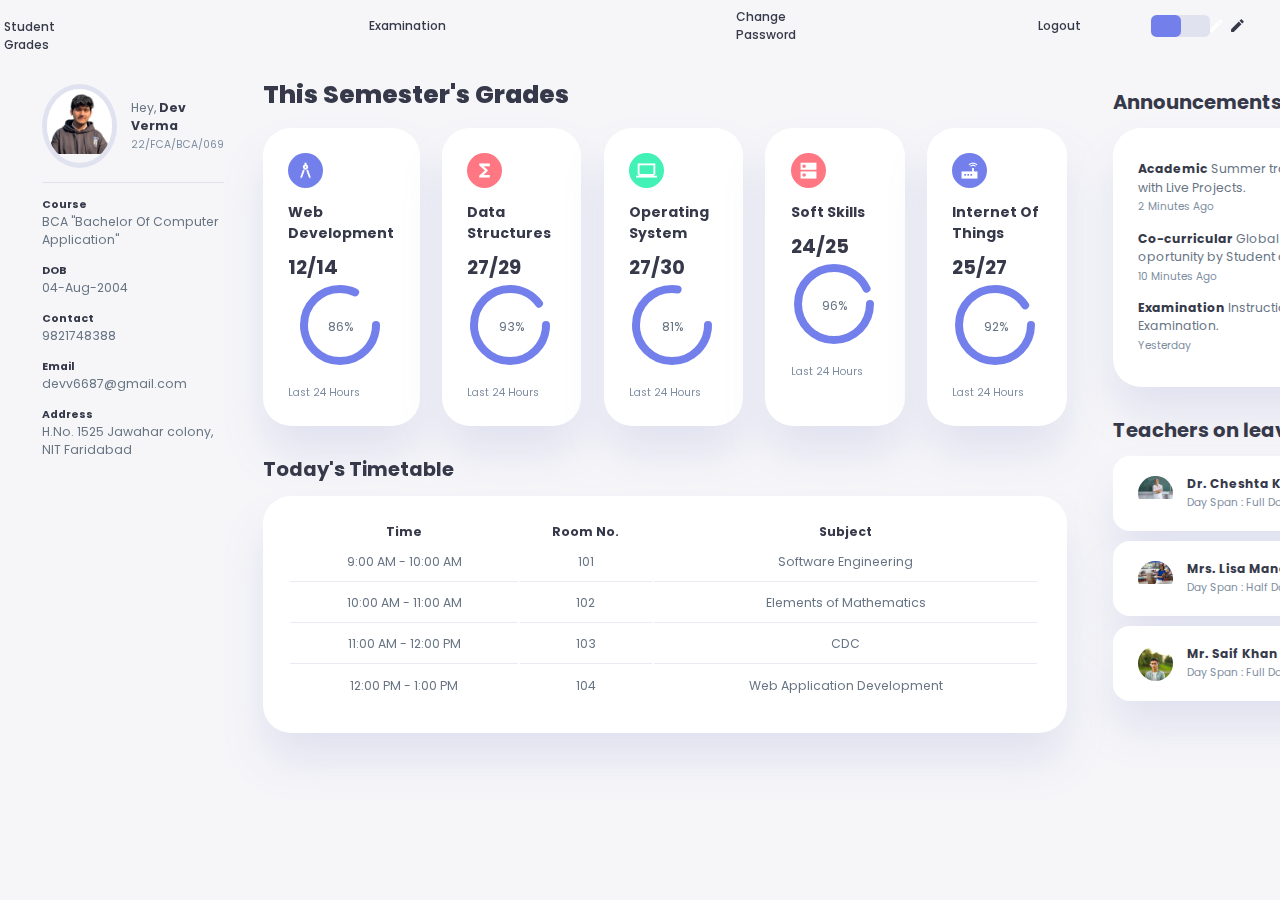
<file: index.html>
<!DOCTYPE html>
<html lang="en">
<head>
    <meta charset="UTF-8">
    <meta http-equiv="X-UA-Compatible" content="IE=edge">
    <meta name="viewport" content="width=device-width, initial-scale=1.0">
    <title>Student Dashboard</title>
    <link rel="shortcut icon" href="./images/logo.png">
    <link href="https://fonts.googleapis.com/icon?family=Material+Icons+Sharp" rel="stylesheet">
    <link rel="stylesheet" href="style.css">
</head>
<body>
    <header>
        <div class="logo" title="University Management System">
            <img src="images/logo.avif" alt="" >
            <h2>U<span class="danger">M</span>S</h2>
        </div>
        <div class="navbar">
            <a href="index.html" class="active">
                <span class="material-icons-sharp">home</span>
                <h3>Home</h3>
            </a>
            <a href="timetable.html" onclick="timeTableAll()">
                <span class="material-icons-sharp">today</span>
                <h3>Student Grades</h3>
            </a> 
            <a href="exam.html">
                <span class="material-icons-sharp">grid_view</span>
                <h3>Examination</h3>
            </a>
            <a href="password.html">
                <span class="material-icons-sharp">password</span>
                <h3>Change Password</h3>
            </a>
            <a href="#">
                <span class="material-icons-sharp" onclick="">logout</span>
                <h3>Logout</h3>
            </a>
        </div>
        <div id="profile-btn">
            <span class="material-icons-sharp">person</span>
        </div>
        <div class="theme-toggler">
            <span class="material-icons-sharp active">light_mode</span>
            <span class="material-icons-sharp">dark_mode</span>
        </div>
        
    </header>
    <div class="container">
        <aside>
            <div class="profile">
                <div class="top">
                    <div class="profile-photo">
                        <img src="images/WhatsApp Image 2024-07-12 at 21.05.15_12302eb2.jpg" alt="" object-fit='cover'>
                    </div>
                    <div class="info">
                        <p>Hey, <b>Dev Verma</b> </p>
                        <small class="text-muted">22/FCA/BCA/069</small>
                    </div>
                </div>
                <div class="about">
                    <h5>Course</h5>
                    <p>BCA "Bachelor Of Computer Application"</p>
                    <h5>DOB</h5>
                    <p>04-Aug-2004</p>
                    <h5>Contact</h5>
                    <p>9821748388</p>
                    <h5>Email</h5>
                    <p>devv6687@gmail.com</p>
                    <h5>Address</h5>
                    <p>H.No. 1525 Jawahar colony, NIT Faridabad</p>
                </div>
            </div>
        </aside>

        <main>
            <h1>This Semester's Grades</h1>
            <div class="subjects">
                <div class="eg">
                    <span class="material-icons-sharp">architecture</span>
                    <h3>Web Development</h3>
                    <h2>12/14</h2>
                    <div class="progress">
                        <svg><circle cx="38" cy="38" r="36"></circle></svg>
                        <div class="number"><p>86%</p></div>
                    </div>
                    <small class="text-muted">Last 24 Hours</small>
                </div>
                <div class="mth">
                    <span class="material-icons-sharp">functions</span>
                    <h3>Data Structures</h3>
                    <h2>27/29</h2>
                    <div class="progress">
                        <svg><circle cx="38" cy="38" r="36"></circle></svg>
                        <div class="number"><p>93%</p></div>
                    </div>
                    <small class="text-muted">Last 24 Hours</small>
                </div>
                <div class="cs">
                    <span class="material-icons-sharp">computer</span>
                    <h3>Operating System</h3>
                    <h2>27/30</h2>
                    <div class="progress">
                        <svg><circle cx="38" cy="38" r="36"></circle></svg>
                        <div class="number"><p>81%</p></div>
                    </div>
                    <small class="text-muted">Last 24 Hours</small>
                </div>
                <div class="cg">
                    <span class="material-icons-sharp">dns</span>
                    <h3>Soft Skills</h3>
                    <h2>24/25</h2>
                    <div class="progress">
                        <svg><circle cx="38" cy="38" r="36"></circle></svg>
                        <div class="number"><p>96%</p></div>
                    </div>
                    <small class="text-muted">Last 24 Hours</small>
                </div>
                <div class="net">
                    <span class="material-icons-sharp">router</span>
                    <h3>Internet Of Things</h3>
                    <h2>25/27</h2>
                    <div class="progress">
                        <svg><circle cx="38" cy="38" r="36"></circle></svg>
                        <div class="number"><p>92%</p></div>
                    </div>
                    <small class="text-muted">Last 24 Hours</small>
                </div>
            </div>

            <div class="timetable" id="timetable">
                <div>
                    <span id="prevDay">&lt;</span>
                    <h2>Today's Timetable</h2>
                    <span id="nextDay">&gt;</span>
                </div>
                <span class="closeBtn" onclick="timeTableAll()">X</span>
                <table>
                    <thead>
                        <tr>
                            <th>Time</th>
                            <th>Room No.</th>
                            <th>Subject</th>
                            <th></th>
                        </tr>
                    </thead>
                    <tbody>
                        <tr>
                            <td>9:00 AM - 10:00 AM</td>
                            <td>101</td>
                            <td>Software Engineering</td>
                            <td></td>
                        </tr>
                        <tr>
                            <td>10:00 AM - 11:00 AM</td>
                            <td>102</td>
                            <td>Elements of Mathematics</td>
                            <td></td>
                        </tr>
                        <tr>
                            <td>11:00 AM - 12:00 PM</td>
                            <td>103</td>
                            <td>CDC</td>
                            <td></td>
                        </tr>
                        <tr>
                            <td>12:00 PM - 1:00 PM</td>
                            <td>104</td>
                            <td>Web Application Development</td>
                            <td></td>
                        </tr>
                    </tbody>
                </table>
            </div>
        </main>

        <div class="right">
            <div class="announcements">
                <h2>Announcements</h2>
                <div class="updates">
                    <div class="message">
                        <p> <b>Academic</b> Summer training internship with Live Projects.</p>
                        <small class="text-muted">2 Minutes Ago</small>
                    </div>
                    <div class="message">
                        <p> <b>Co-curricular</b> Global internship oportunity by Student organization.</p>
                        <small class="text-muted">10 Minutes Ago</small>
                    </div>
                    <div class="message">
                        <p> <b>Examination</b> Instructions for Mid Term Examination.</p>
                        <small class="text-muted">Yesterday</small>
                    </div>
                </div>
            </div>

            <div class="leaves">
                <h2>Teachers on leave</h2>
                <div class="teacher">
                    <div class="profile-photo"><img src="images/howdoIbecomeateacherlaterinlife_691984306.webp" alt=""></div>
                    <div class="info">
                        <h3>Dr. Cheshta Kukreja</h3>
                        <small class="text-muted">Day Span : Full Day</small>
                    </div>
                </div>
                <div class="teacher">
                    <div class="profile-photo"><img src="images/istockphoto-1328488607-612x612.jpg" alt=""></div>
                    <div class="info">
                        <h3>Mrs. Lisa Manobal</h3>
                        <small class="text-muted">Day Span : Half Day</small>
                    </div>
                </div>
                <div class="teacher">
                    <div class="profile-photo"><img src="images/profile-1.jpg" alt=""></div>
                    <div class="info">
                        <h3>Mr. Saif Khan</h3>
                        <small class="text-muted">Day Span : Full Day</small>
                    </div>
                </div>
            </div>

        </div>
    </div>

    <script src="timeTable.js"></script>
</body>
</html>
</file>
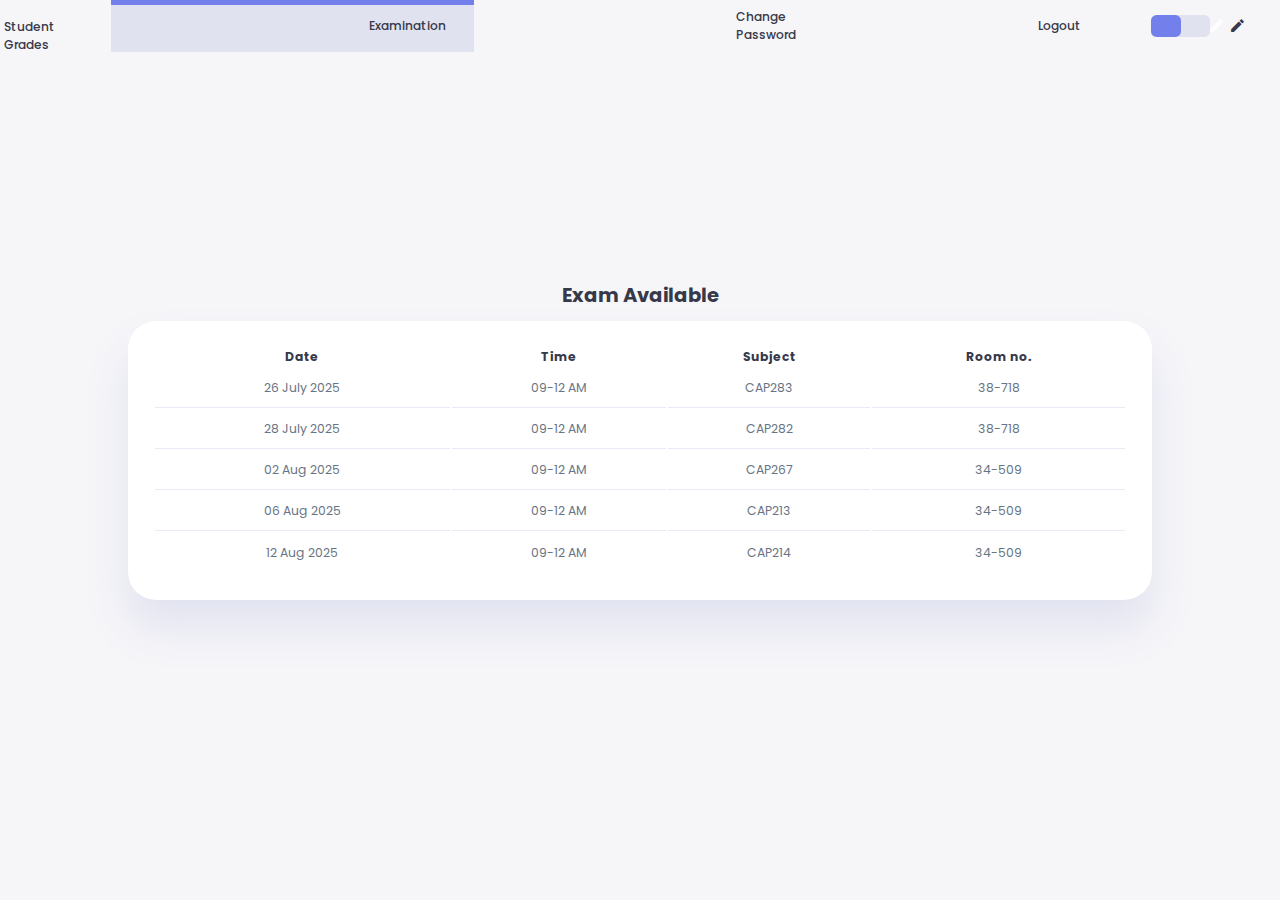
<file: exam.html>
<!DOCTYPE html>
<html lang="en">
<head>
    <meta charset="UTF-8">
    <meta http-equiv="X-UA-Compatible" content="IE=edge">
    <meta name="viewport" content="width=device-width, initial-scale=1.0">
    <title>Student Dashboard</title>
    <link href="https://fonts.googleapis.com/icon?family=Material+Icons+Sharp" rel="stylesheet">
    <link rel="shortcut icon" href="./images/logo.png">
    <link rel="stylesheet" href="style.css">

    <style>
        body{overflow: hidden;}
        header{position: relative;}
        .exam{
            display: flex;
            align-items: center;
            justify-content: center;
            flex-direction: column;
            height: 80vh;
            width: 80%;
            margin: auto;
        }
    </style>
</head>
<body>
    <header>
        <div class="logo">
            <img src="images/logo.avif" alt="hhh">
            <h2>U<span class="danger">M</span>S</h2>
        </div>
        <div class="navbar">
            <a href="index.html">
                <span class="material-icons-sharp">home</span>
                <h3>Home</h3>
            </a>
            <a href="timetable.html" onclick="timeTableAll()">
                <span class="material-icons-sharp">today</span>
                <h3>Student Grades
                </h3>
            </a> 
            <a href="exam.html" class="active">
                <span class="material-icons-sharp">grid_view</span>
                <h3>Examination</h3>
            </a>
            <a href="password.html">
                <span class="material-icons-sharp">password</span>
                <h3>Change Password</h3>
            </a>
            <a href="#">
                <span class="material-icons-sharp">logout</span>
                <h3>Logout</h3>
            </a>
        </div>
        <div id="profile-btn" style="display: none;">
            <span class="material-icons-sharp">person</span>
        </div>
        <div class="theme-toggler">
            <span class="material-icons-sharp active">light_mode</span>
            <span class="material-icons-sharp">dark_mode</span>
        </div>
    </header>

    <main>
        <div class="exam timetable">
            <h2>Exam Available</h2>
            <table>
                <thead>
                    <tr>
                        <th>Date</th>
                        <th>Time</th>
                        <th>Subject</th>
                        <th>Room no.</th>
                    </tr>
                </thead>
                <tbody>
                    <tr>
                        <td>26 July 2025</td>
                        <td>09-12 AM</td>
                        <td>CAP283</td>
                        <td>38-718</td>
                    </tr>
                    <tr>
                        <td>28 July 2025</td>
                        <td>09-12 AM</td>
                        <td>CAP282</td>
                        <td>38-718</td>
                    </tr>
                    <tr>
                        <td>02 Aug 2025</td>
                        <td>09-12 AM</td>
                        <td>CAP267</td>
                        <td>34-509</td>
                    </tr>
                    <tr>
                        <td>06 Aug 2025</td>
                        <td>09-12 AM</td>
                        <td>CAP213</td>
                        <td>34-509</td>
                    </tr>
                    <tr>
                        <td>12 Aug 2025</td>
                        <td>09-12 AM</td>
                        <td>CAP214</td>
                        <td>34-509</td>
                    </tr>
                </tbody>
            </table>
        </div>
    </main>
    </main>

</body>

<script src="app.js"></script>
</html>
</file>
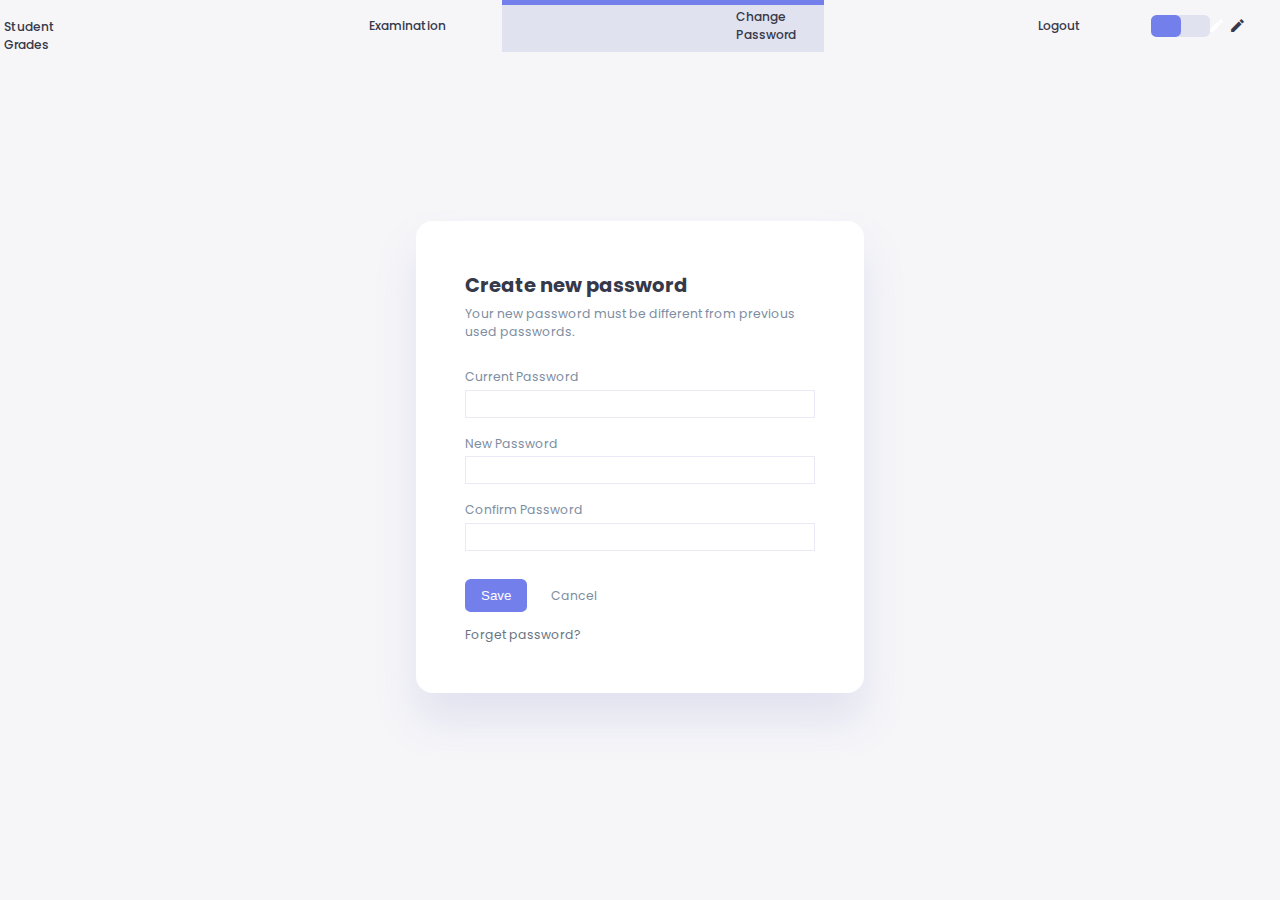
<file: password.html>
<!DOCTYPE html>
<html lang="en">
<head>
    <meta charset="UTF-8">
    <meta http-equiv="X-UA-Compatible" content="IE=edge">
    <meta name="viewport" content="width=device-width, initial-scale=1.0">
    <title>Student Dashboard</title>
    <link href="https://fonts.googleapis.com/icon?family=Material+Icons+Sharp" rel="stylesheet">
    <link rel="shortcut icon" href="./images/logo.png">
    <link rel="stylesheet" href="style.css">

    <style>
        header{position: relative;}
        .change-password-container{
            display: flex;
            align-items: center;
            justify-content: center;
            width: 100%;
            height: 90vh;
        }
        .change-password-container form{
            display: flex;
            flex-direction: column;
            justify-content: center;
            border-radius: var(--border-radius-2);
            padding : 3.5rem;
            background-color: var(--color-white);
            box-shadow: var(--box-shadow);
            width: 95%;
            max-width: 32rem;
        }
        .change-password-container form:hover{box-shadow: none;}
        .change-password-container form input[type=password]{
            border: none;
            outline: none;
            border: 1px solid var(--color-light);
            background: transparent;
            height: 2rem;
            width: 100%;
            padding: 0 .5rem;
        }
        .change-password-container form .box{
            padding: .5rem 0;
        }
        .change-password-container form .box p{
            line-height: 2;
        }
        .change-password-container form h2+p{margin: .4rem 0 1.2rem 0;} 
        .btn{
            background: none;
            border: none;
            border: 2px solid var(--color-primary) !important;
            border-radius: var(--border-radius-1);
            padding: .5rem 1rem;
            color: var(--color-white);
            background-color: var(--color-primary);
            cursor: pointer;
            margin: 1rem 1.5rem 1rem 0;
            margin-top: 1.5rem;
        }
        .btn:hover{
            color: var(--color-primary);
            background-color: transparent;
        }
    </style>

</head>
<body>
    <header>
        <div class="logo">
            <img src="images/logo.avif" alt="">
            <h2>U<span class="danger">M</span>S</h2>
        </div>
        <div class="navbar">
            <a href="index.html">
                <span class="material-icons-sharp">home</span>
                <h3>Home</h3>
            </a>
            <a href="timetable.html" onclick="timeTableAll()">
                <span class="material-icons-sharp">today</span>
                <h3>Student Grades</h3>
            </a> 
            <a href="exam.html">
                <span class="material-icons-sharp">grid_view</span>
                <h3>Examination</h3>
            </a>
            <a href="password.html" class="active">
                <span class="material-icons-sharp">password</span>
                <h3>Change Password</h3>
            </a>
            <a href="#">
                <span class="material-icons-sharp">logout</span>
                <h3>Logout</h3>
            </a>
        </div>
        <div id="profile-btn" style="display: none;">
            <span class="material-icons-sharp">person</span>
        </div>
        <div class="theme-toggler">
            <span class="material-icons-sharp active">light_mode</span>
            <span class="material-icons-sharp">dark_mode</span>
        </div>
    </header>

    <div class="change-password-container">
        <form action="">
            <h2>Create new password</h2>
            <p class="text-muted">Your new password must be different from previous used passwords.</p>
            <div class="box">
                <p class="text-muted">Current Password</p>
                <input type="password" id="currentpass">
            </div>
            <div class="box">
                <p class="text-muted">New Password</p>
                <input type="password" id="newpass">
            </div>
            <div class="box">
                <p class="text-muted">Confirm Password</p>
                <input type="password" id="confirmpass">
            </div>
            <div class="button">
                <input type="submit" value="Save" class="btn">
                <a href="index.html" class="text-muted">Cancel</a>
            </div>
            <a href="#"><p>Forget password?</p></a>
        </form>    
    </div>

</body>

<script src="app.js"></script>

</html>
</file>
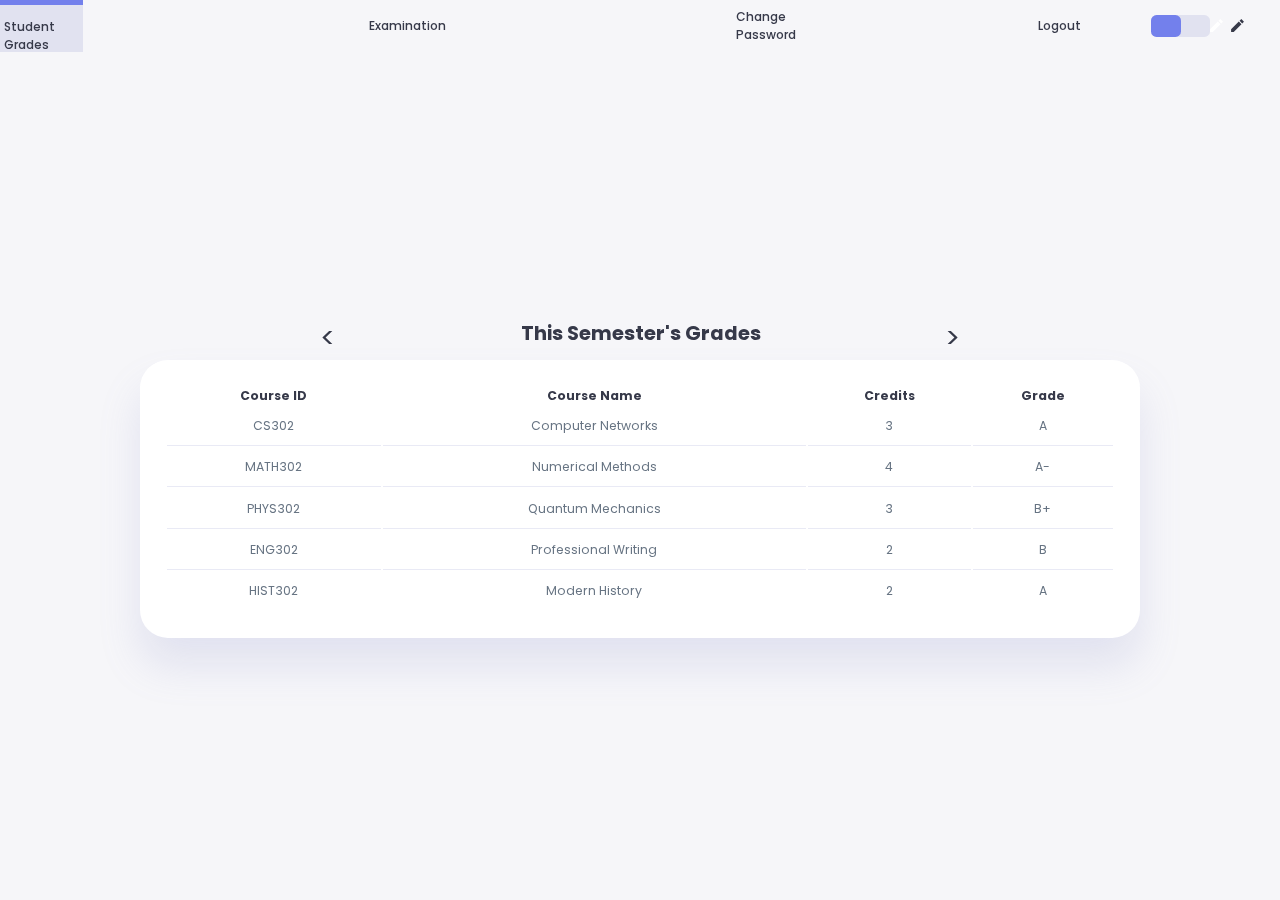
<file: timetable.html>
<!DOCTYPE html>
<html lang="en">
  <head>
    <meta charset="UTF-8" />
    <meta http-equiv="X-UA-Compatible" content="IE=edge" />
    <meta name="viewport" content="width=device-width, initial-scale=1.0" />
    <title>Student Dashboard</title>
    <link
      href="https://fonts.googleapis.com/icon?family=Material+Icons+Sharp"
      rel="stylesheet"
    />
    <link rel="shortcut icon" href="./images/logo.png" />
    <link rel="stylesheet" href="style.css" />
  </head>
  <body>
    <header>
      <div class="logo">
        <img src="images/logo.avif" alt="" />
        <h2>U<span class="danger">M</span>S</h2>
      </div>
      <div class="navbar">
        <a href="index.html">
          <span class="material-icons-sharp">home</span>
          <h3>Home</h3>
        </a>
        <a href="timetable.html" class="active" onclick="timeTableAll()">
          <span class="material-icons-sharp">today</span>
          <h3>Student Grades</h3>
        </a>
        <a href="exam.html">
          <span class="material-icons-sharp">grid_view</span>
          <h3>Examination</h3>
        </a>
        <a href="password.html">
          <span class="material-icons-sharp">password</span>
          <h3>Change Password</h3>
        </a>
        <a href="#">
          <span class="material-icons-sharp">logout</span>
          <h3>Logout</h3>
        </a>
      </div>
      <div id="profile-btn" style="display: none">
        <span class="material-icons-sharp">person</span>
      </div>
      <div class="theme-toggler">
        <span class="material-icons-sharp active">light_mode</span>
        <span class="material-icons-sharp">dark_mode</span>
      </div>
    </header>

    <main style="margin: 0">
      <div class="timetable active" id="timetable">
        <div>
          <span id="prevDay">&lt;</span>
          <h2>This Semester's Grades</h2>
          <span id="nextDay">&gt;</span>
        </div>
        <table>
          <thead>
            <tr>
              <th>Course ID</th>
              <th>Course Name</th>
              <th>Credits</th>
              <th>Grade</th>
            </tr>
          </thead>
          <tbody></tbody>
        </table>
      </div>
    </main>
  </body>

  <script src="timeTable.js"></script>
  <script src="app.js"></script>
</html>
</file>
<file: style.css>
@import url('https://fonts.googleapis.com/css2?family=Cairo:wght@200;300;400;500;600;700;800;900&family=Poppins:wght@300;400;500;600;700;800&display=swap');

:root{
    --color-primary: #7380ec;
    --color-danger: #ff7782;
    --color-success: #41f1b6;
    --color-warning: #ffbb55;
    --color-white: #fff;
    --color-info: #7d8da1;
    --color-dark: #363949;
    --color-light: rgba(132, 139, 200, 0.18);
    --color-dark-varient: #677483;
    --color-background: #f6f6f9;
    
    --card-border-radius: 2rem;
    --border-radius-1: 0.4rem;
    --border-radius-2: 1.2rem;

    --card-padding: 1.8rem;
    --box-shadow: 0 2rem 3rem var(--color-light)    
}

.dark-theme{
    --color-background: #181a1e;
    --color-white: #202528;
    --color-dark: #edeffd;
    --color-dark-varient: #a3bdcc;
    --color-light: rgba(0,0,0,0.4);
    --box-shadow: 0 2rem 3rem var(--color-light)
}


*{
    margin:0;
    padding: 0;
    text-decoration: none;
    list-style: none;
    box-sizing: border-box;
}

html{
    font-size: 14px;
    scroll-behavior: smooth;
}
body{
    font-family: 'Poppins', sans-serif;
    font-size: .88rem;
    background: var(--color-background);
    user-select: none;
    overflow-x: hidden;
    color: var(--color-dark);
}
*{
    color: var(--color-dark);
}
img{
    display: block;
    width: 100%;
    object-fit: cover;
}
h1{
    font-weight: 800;
    font-size: 1.8rem;
}
h2{font-size: 1.4rem;}
h3{font-size: .87rem;}
h4{font-size: .8rem;}
h5{font-size: .77rem;}
small{font-size: .75rem;}

.text-muted{color: var(--color-info);}
p{color: var(--color-dark-varient);}
b{color: var(--color-dark);}

.primary{color: var(--color-primary);}
.danger{color: var(--color-danger);}
.success{color: var(--color-success)}
.warning{color: var(--color-warning);}

.container{
    position: relative;
    display: grid;
    width: 93%;
    margin: 0 3rem;
    gap: 1.8rem;
    grid-template-columns: 14rem auto 23rem;
    padding-top: 4rem;
}
header h3{font-weight: 500;} 
header{
    position: fixed;
    width: 100vw;
    z-index: 1000;
    background-color: var(--color-background);
}
header.active{box-shadow: var(--box-shadow);}
header .logo{
    display: flex;
    gap: .8rem;
    margin-right: auto;
}
header .logo img{
    width: 2rem;
    height: 2rem;
}

header,
header .navbar{
    display: flex;
    align-items: center;
    justify-content: flex-end;
    padding: 0 3rem;
    color: var(--color-info);
}
header .navbar a{
    display: flex;
    margin-left: 2rem;
    gap: 1rem;
    align-items: center;
    justify-content: space-between;
    position: relative;
    height: 3.7rem;
    transition: all 300ms ease;
    padding: 0 2rem;
}
header .navbar a:hover {
    padding-top: 1.5rem;
}
header .navbar a.active{
    background: var(--color-light);
    color: var(--color-primary);
}
header .navbar a.active::before{
    content: "";
    background-color: var(--color-primary);
    position: absolute;
    height: 5px;
    width: 100%;
    left: 0;top: 0;
}
header #profile-btn{
    display: none;
    font-size: 2rem;
    margin: .5rem 2rem 0 0;
    cursor: pointer;
}
header .theme-toggler{
    background: var(--color-light);
    display: flex;
    justify-content: space-between;
    align-items: center;
    height: 1.6rem;
    width: 4.2rem;
    cursor: pointer;
    border-radius: var(--border-radius-1);
    margin-right: 2rem;
}
header .theme-toggler span{
    font-size: 1.2rem;
    width: 50%;
    height: 100%;
    display: flex;
    align-items: center;
    justify-content: center;
}
header .theme-toggler span.active{
    background-color: var(--color-primary);
    color: white;
    border-radius: var(--border-radius-1);
}

/* Profile section  */
aside .profile{
    margin-top: 2rem;
    width: 13rem;
    position: fixed;
}
aside .profile .top{
    display: flex;
    align-items: center;
    gap: 1rem;
    border-bottom: 1px solid var(--color-light);
    padding-bottom: 1rem;
}
aside .profile .top:hover .profile-photo{
    scale: 1.05;
}
aside .profile .top .profile-photo{
    width: 6rem;
    height: 6rem;
    border-radius: 50%;
    overflow: hidden;
    border: 5px solid var(--color-light);
    transition: all 400ms ease;
}
aside .profile .about p{
    padding-bottom: 1rem;
}
aside .profile .about{
    margin-top: 1rem;
}

/* Home Section  */
main{
    position: relative;
    margin-top: 1.4rem;
}
main .subjects{
    display: grid;
    grid-template-columns: repeat(5, 1fr);
    gap: 1.6rem;
}

main .subjects > div{
    background-color: var(--color-white);
    padding: var(--card-padding);
    border-radius: var(--card-border-radius);
    margin-top: 1rem;
    box-shadow: var(--box-shadow);
    transition: all 300ms ease;
}
main .subjects > div:hover{
    box-shadow: none;
}
main .subjects > div span{
    background-color: var(--color-primary);
    padding: .5rem;
    border-radius: 50%;
    color: var(--color-white);
    font-size: 1.5rem;
}
main .subjects > div.mth span,main .subjects > div.cg span{background: var(--color-danger);}
main .subjects > div.cs span{background: var(--color-success);}

main .subjects h3{
    margin: 1rem 0 0.6rem;
    font-size: 1rem;
}
main .subjects .progress{
    position: relative;
    width: 89px;
    height: 89px;
    border-radius: 50%;
    margin: auto;
}
main .subjects svg circle{
    fill: none;
    stroke: var(--color-primary);
    stroke-width: 8;
    stroke-linecap: round;
    transform: translate(5px, 5px);
    stroke-dasharray: 110;
    stroke-dashoffset: 92;
}
main .subjects .eg svg circle{
    stroke-dashoffset: 25;
    stroke-dasharray: 210;
}
main .subjects .mth svg circle{
    stroke-dashoffset: 7;
    stroke-dasharray: 210;
}
main .subjects .cs svg circle{
    stroke-dashoffset: 35;
    stroke-dasharray: 210;
}
main .subjects .cg svg circle{
    stroke-dashoffset: 0;
    stroke-dasharray: 210;
}
main .subjects .net svg circle{
    stroke-dashoffset: 5;
    stroke-dasharray: 210;
}
main .subjects .progress .number{
    position: absolute;
    top: 0;left: 0;
    height: 100%;
    width: 100%;
    display: flex;
    justify-content: center;
    align-items: center;
}
main .subjects small{
    margin-top: 1rem;
    display: block;
}
main .timetable{
    margin-top: 2rem;
}
main .timetable h2{
    margin-bottom: .8rem;
}
main .timetable table{
    background-color: var(--color-white);
    width: 100%;
    border-radius: var(--card-border-radius);
    padding: var(--card-padding);
    text-align: center;
    box-shadow: var(--box-shadow);
    transition: all 300ms ease;
}
main .timetable span{display: none;}
main .timetable table:hover{box-shadow: none;}
main table tbody td{
    height: 2.8rem;
    border-bottom: 1px solid var(--color-light);
    color: var(--color-dark-varient);
}
main table tbody tr:last-child td{border: none;}

main .timetable.active{
    width: 100%;
    height: 100vh;
    position: fixed;
    top: 0;left: 0;
    display: flex;
    flex-direction: column;
    align-items: center;
    justify-content: center;
}
main .timetable.active h2{
    color: var(--color-dark);
}
main .timetable.active table{
    width: 90%;
    max-width: 1000px;
    position: relative;
}
main .timetable.active span{
    display: block;
    font-size: 2rem;
    color: var(--color-dark);
    cursor: pointer;
}
.timetable div{
    position: relative;
    width: 50%;
    display: flex;
    align-items: center;
    justify-content: space-between;
}
main .timetable.active .closeBtn{
    position: absolute;
    top: 5%;right: 5%;
}


/* Right  */
.right{margin-top: 2.2rem;padding-left: 1.5rem;}

.right .announcements h2{margin-bottom: .8rem;}
.right .announcements .updates{
    background-color: var(--color-white);
    padding: var(--card-padding);
    border-radius: var(--card-border-radius);
    box-shadow: var(--box-shadow);
    transition: all 300ms ease;
}
.right .announcements .updates:hover{box-shadow: none;}
.right .announcements .updates .message{
    gap: 1rem;
    line-height: 1.5;
    padding: .5rem 0;
}

/* Teachers on leave  */
.right .leaves{margin-top: 2rem;}
.right .leaves h2{margin-bottom: .8rem;}
.right .leaves .teacher{
    background: var(--color-white);
    display: flex;
    align-items: center;
    gap: 1rem;
    margin-bottom: .7rem;
    padding: 1.4rem var(--card-padding);
    border-radius: var(--border-radius-2);
    transition: all 300ms ease;
    box-shadow: var(--box-shadow);
}
.right .profile-photo{
    width: 2.5rem;
    height: 2.5rem;
    border-radius: 50%;
    overflow: hidden;
}
.right .leaves .teacher:hover{box-shadow: none;}





/* MEDIA QUERIES  */
@media screen and (max-width: 1200px) {
    html{font-size: 12px;}
    .container{
        grid-template-columns: 13rem auto 20rem;
    }
    header{position: fixed;}
    .container{padding-top: 4rem;}
    header .logo h2{display: none;}
    header .navbar h3{display: none;}
    header .navbar a{width: 4.5rem; padding: 0 1rem;}

    main .subjects{
        grid-template-columns: repeat(2, 1fr);
        gap: 1;
    }
    main .timetable{
        width: 150%;
        position: absolute;
        padding: 4rem 0 0 0;
    }
}


@media screen and (max-width: 768px){
    html{font-size: 10px;}
    header{padding: 0 .8rem;}
    .container{width: 100%; grid-template-columns: 1fr;margin: 0;}
    header #profile-btn{display: inline;}
    header .navbar{padding: 0;}
    header .navbar a{margin: 0 .5rem 0 0;}
    header .theme-toggler{margin: 0;}
    aside{
        position: absolute;
        top: 4rem;left: 0;right: 0;
        background-color: var(--color-white);
        padding-left: 2rem;
        transform: translateX(-100%);
        z-index: 10;
        width:18rem;
        height: 100%;
        box-shadow: 1rem 3rem 4rem var(--color-light);
        transition: all 2s ease;
    }
    aside.active{
        transform: translateX(0);
    }
    main{padding: 0 2rem;}
    main .timetable{
        position: relative;
        margin: 3rem 0 0 0;
        width: 100%;
    }
    main .timetable table{
        width: 100%;
        margin: 0;
    }
    .right{
        width: 100%;
        padding: 2rem;
    }
}
</file>
